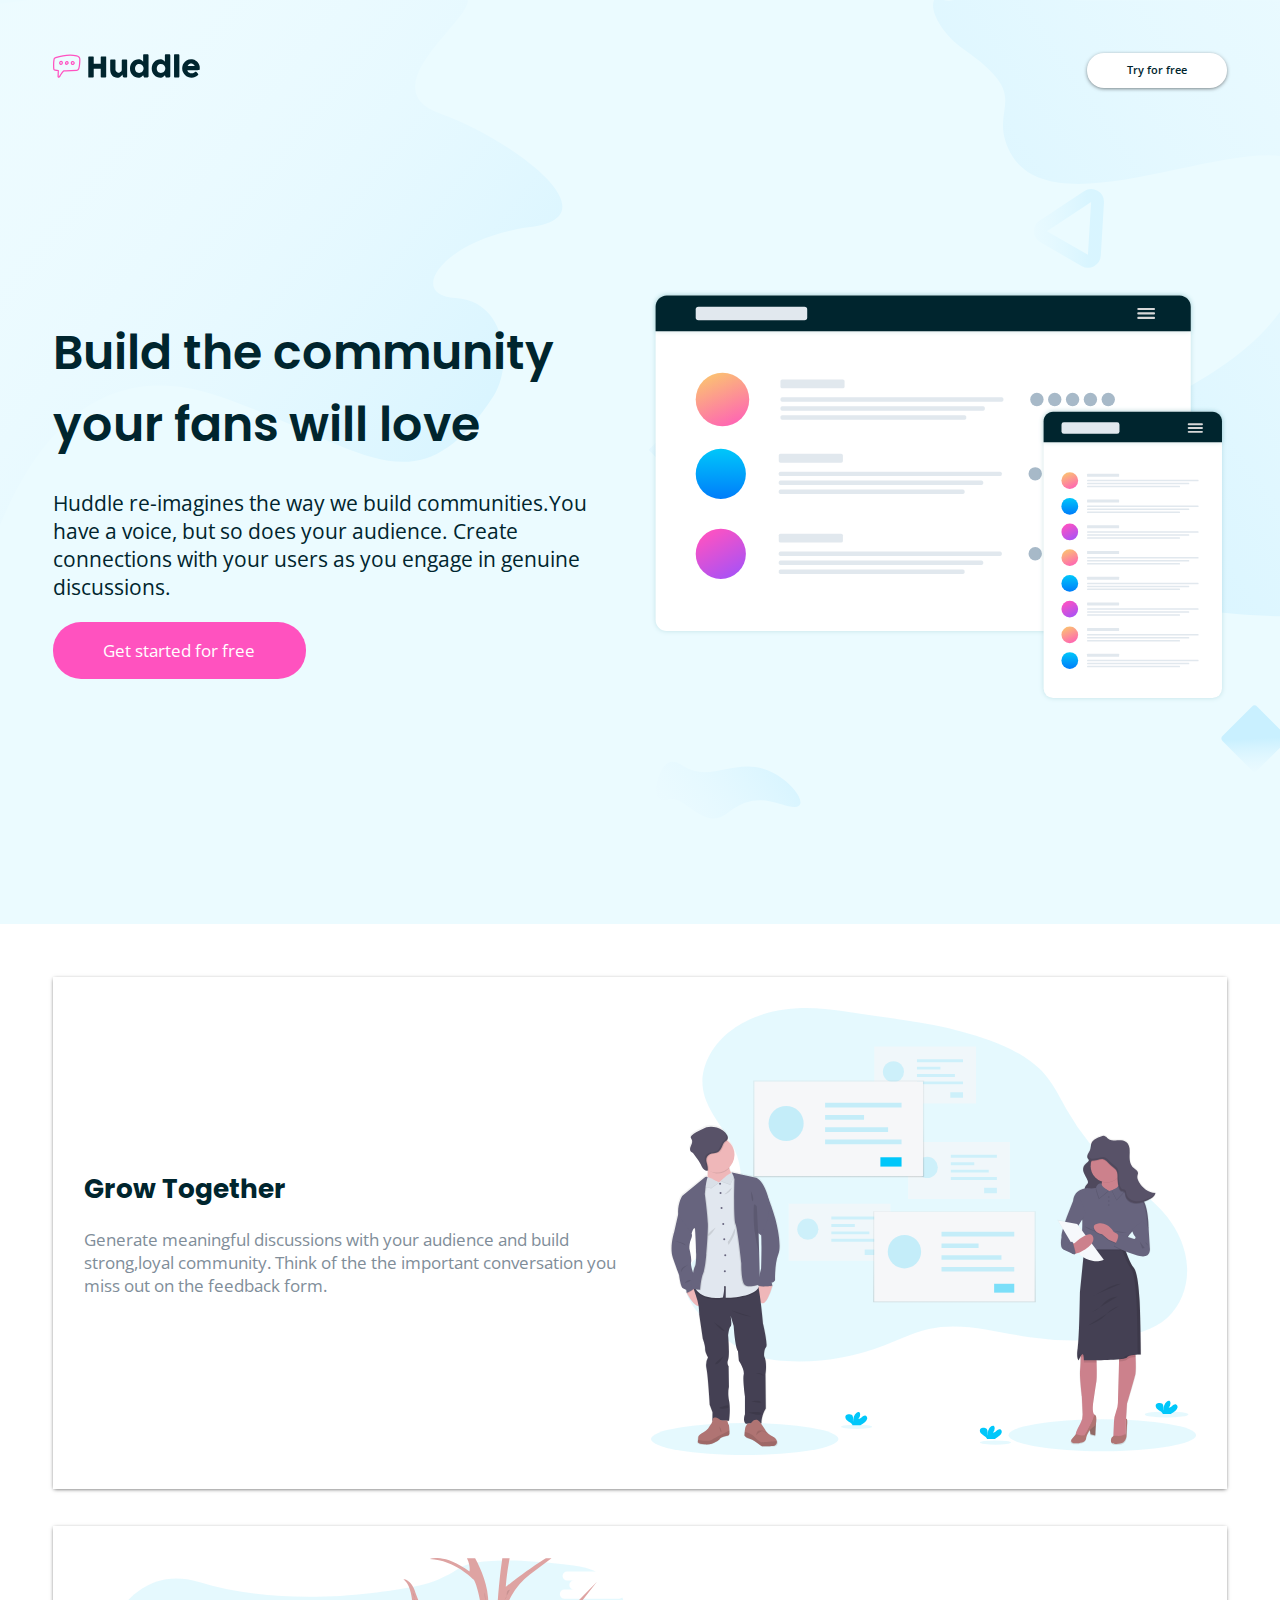
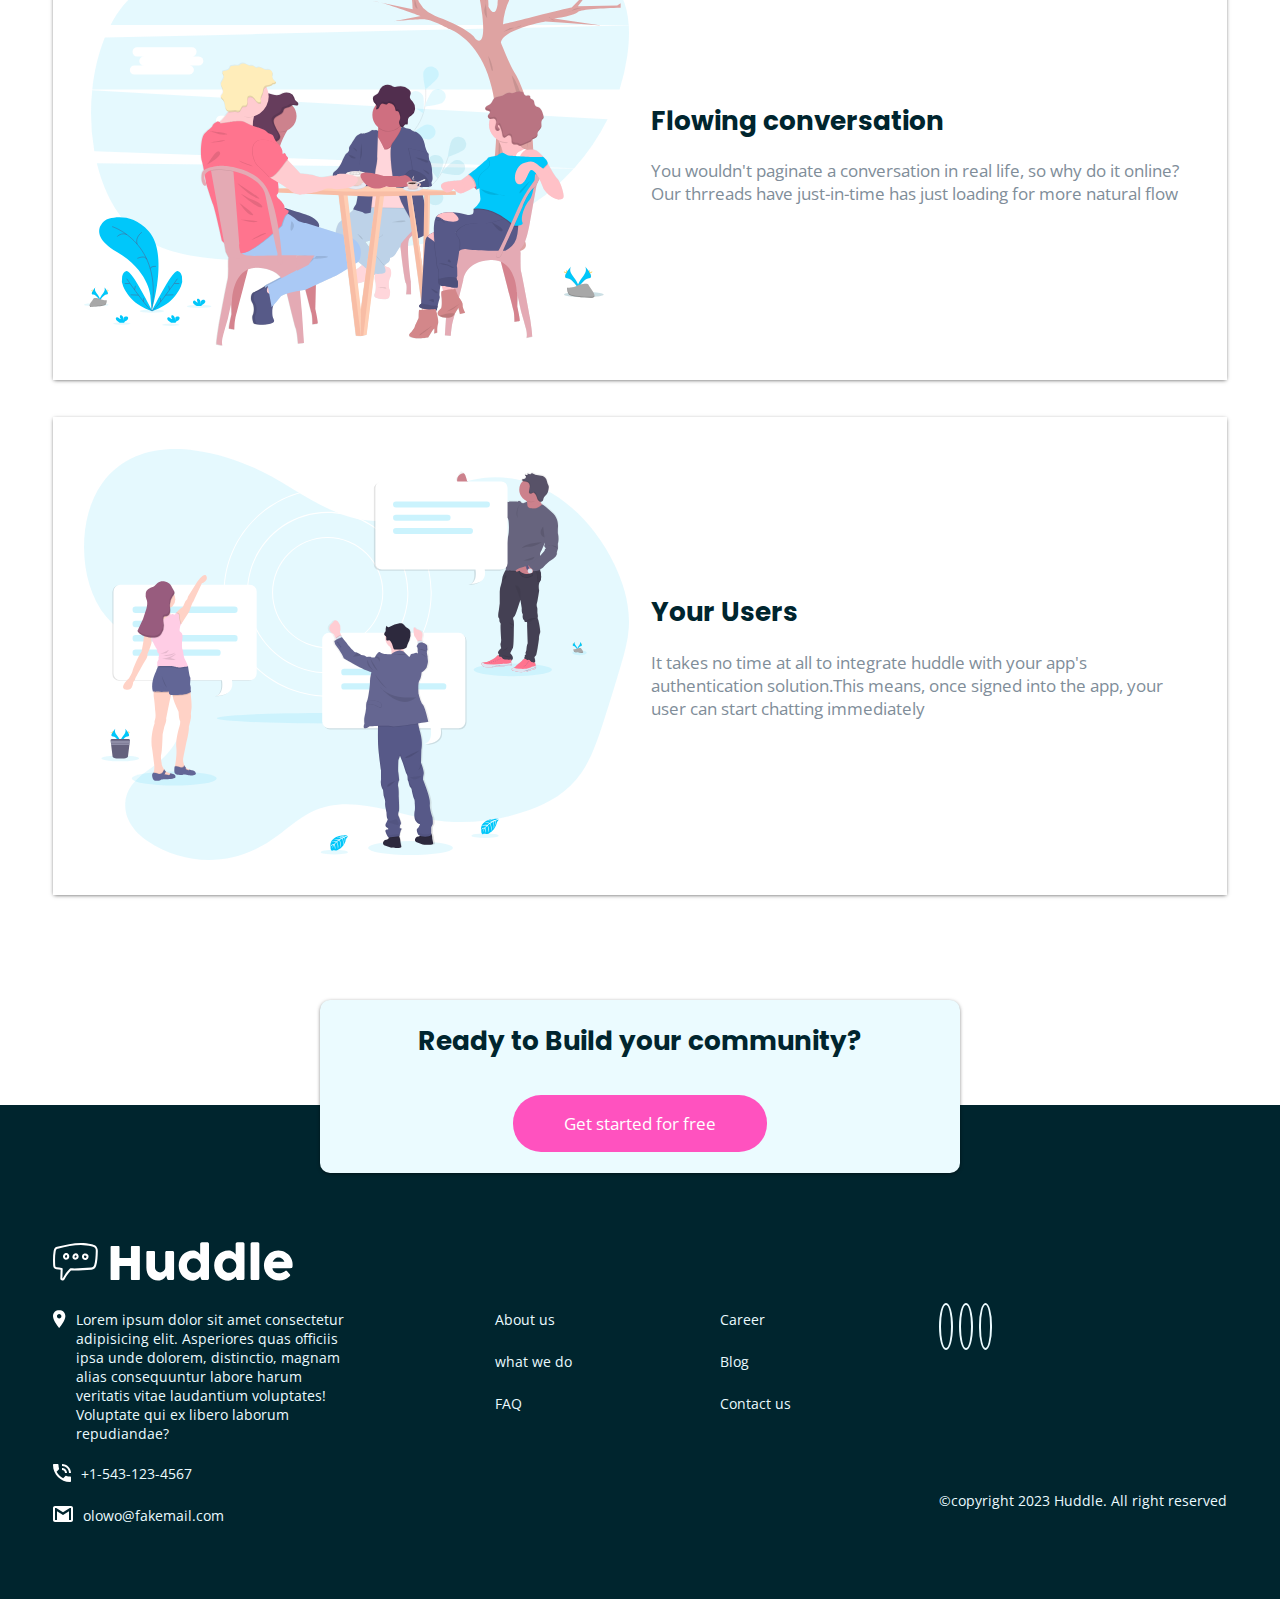
<file: huddle-landing-page-with-alternating-feature-blocks-master/index.html>
<!DOCTYPE html>
<html lang="en">
<head>
    <meta charset="UTF-8">
    <meta name="viewport" content="width=device-width, initial-scale=1.0">
    <title>huddle-landing-page-with-alternating-features-blocks</title>
    <link rel="stylesheet" href="style.css">
    <link rel="stylesheet" href="https://cdnjs.cloudflare.com/ajax/libs/font-awesome/6.4.2/css/all.min.css" integrity="sha512-z3gLpd7yknf1YoNbCzqRKc4qyor8gaKU1qmn+CShxbuBusANI9QpRohGBreCFkKxLhei6S9CQXFEbbKuqLg0DA==" crossorigin="anonymous" referrerpolicy="no-referrer" />
</head>
<body>
    <main>
        <section class="hero">
            <header>
                <nav>
                    <h1>
                        <img src="./images/logo.svg" alt="logo img" class="logo">
                    </h1>
                    <a href="#" class="nav-link">
                        Try for free
                    </a>
                </nav>
            </header>
            <section class="first-sec">
                <article class="intro">
                        <h1>Build the community your fans will love</h1>
                        <p>Huddle re-imagines the way we build communities.You have a voice, but so does your audience. Create connections with your users as you engage in genuine discussions.</p>
                        <button class="call-to-action">Get started for free</button>
                </article>
                <article class="mockup">
                    <img src="./images/illustration-mockups.svg" alt="mockup">
                </article>
            </section>
        </section>
    </main>
        <section class="sec-sec">
            <article>
                <div class="text">
                    <h2>Grow Together</h2>
                    <p>Generate meaningful discussions with your audience and build strong,loyal community. Think of the the important conversation you miss out on the feedback form.</p>
                </div>
                <div class="img-container">
                    <img src="./images/illustration-grow-together.svg" alt="grow-together">
                </div>
            </article>
            <article>
                <div class="img-container">
                    <img src="./images/illustration-flowing-conversation.svg" alt="flow">
                </div>
                <div class="text">
                    <h2>Flowing conversation</h2>
                    <p>You wouldn't paginate a conversation in real life, so why do it online? Our thrreads have just-in-time has just loading for more natural flow</p>
                </div>
            </article>
            <article>
                <div class="img-container">
                    <img src="./images/illustration-your-users.svg" alt="">
                </div>
                <div class="text">
                    <h2>Your Users</h2>
                    <p>It takes no time at all to integrate huddle with your app's authentication solution.This means, once signed into the app, your user can start chatting immediately</p>
                </div>
            </article>
        </section>
        <footer>
            <article class="over-them-all">
                <h1>Ready to Build your community?</h1>
                <button class="over-them-btn call-to-action">Get started for free</button>
            </article>
            <h1 class="footer-logo">
                <img src="./images/footer logo.svg" alt="footer-logo"  id="footer-logo-img">
            </h1>
            <section class="footer">
                <article class="company-desc">
                    <div class="location footer-div">
                        <div>
                            <img src="./images/icon-location.svg" alt="location icon">
                        </div>
                        
                        <p>Lorem ipsum dolor sit amet consectetur adipisicing elit. Asperiores quas officiis ipsa unde dolorem, distinctio, magnam alias consequuntur labore harum veritatis vitae laudantium voluptates! Voluptate qui ex libero laborum repudiandae?</p>
                    </div>
                    <div class="telephone footer-div">
                        <div>
                            <img src="./images/icon-phone.svg" alt="call icon">
                        </div>
                        
                        <p>+1-543-123-4567</p>
                    </div>
                    <div class="mail footer-div">
                        <div>
                            <img src="./images/icon-email.svg" alt="mail icon">
                        </div>
                        
                        <p>olowo@fakemail.com</p>
                    </div>
                </article>
                <article>
                    <ul>
                        <li><a href="#">About us</a></li>
                        <li><a href="#">what we do</a></li>
                        <li><a href="#">FAQ</a></li>
                    </ul>
                </article>
                <article>
                    <ul>
                    <li><a href="#">Career</a></li>
                    <li><a href="#">Blog</a></li>
                    <li><a href="#">Contact us</a></li>
                </article>
                <article class="last-article">
                    <div class="socials">
                        <i class="fa-brands fa-facebook"></i>
                        <i class="fa-brands fa-twitter"></i>
                        <i class="fa-brands fa-instagram"></i>
                    </div>
                    <p>&copy;copyright 2023 Huddle. All right reserved</p>
                </article>
            </section>
          
        </footer>
</body>
</html>
</file>
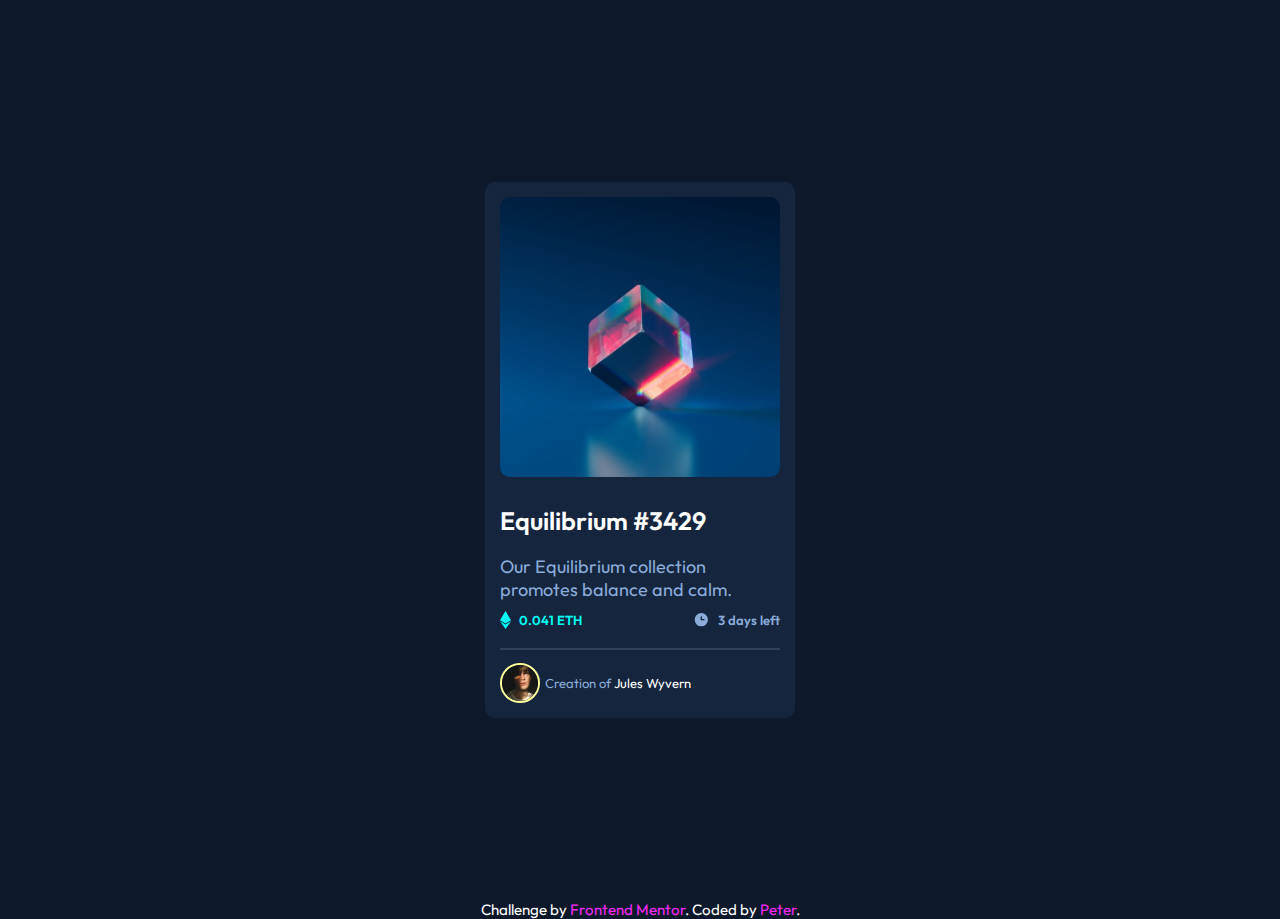
<file: nft-preview-card-component-main/index.html>
<!DOCTYPE html>
<html lang="en">
<head>
  <meta charset="UTF-8">
  <meta name="viewport" content="width=device-width, initial-scale=1.0"> <!-- displays site properly based on user's device -->
  <link rel="stylesheet" href="style.css">
  <link rel="icon" type="image/png" sizes="32x32" href="./images/favicon-32x32.png">
  <title>Frontend Mentor | NFT preview card component</title>
</head>
<body>
  <main>
    <section>
      <div class="first-sec">
        <img  class="eth" src="./images/image-equilibrium.jpg" alt="Equilibrium">
        <div class="overlay">
          <img id="over-img" src="./images/icon-view.svg" alt="view">
        </div>
      </div>
      <h1>Equilibrium #3429</h1>
      <p class="desc">Our Equilibrium collection promotes balance and calm.</p>
      <article class="nft">
        <div>
          <img src="./images/icon-ethereum.svg" alt="ethereum">
          <p class="eth-price">0.041 ETH</p>
        </div>
        <div>
          <img src="./images/icon-clock.svg" alt="clock-img">
          <p>3 days left</p>
        </div>
      </article>
        <article class="seller">
          <img src="./images/image-avatar.png" alt="avi">
          <p>Creation of <span>Jules Wyvern</span></p>
        </article> 
    </section>
    
  </main>
  <footer class="attribution">
    Challenge by <a href="https://www.frontendmentor.io?ref=challenge" target="_blank">Frontend Mentor</a>. 
    Coded by <a href="https://www.frontendmentor.io/profile/Olowo290">Peter</a>.
  </footer>
</body>
</html>
</file>
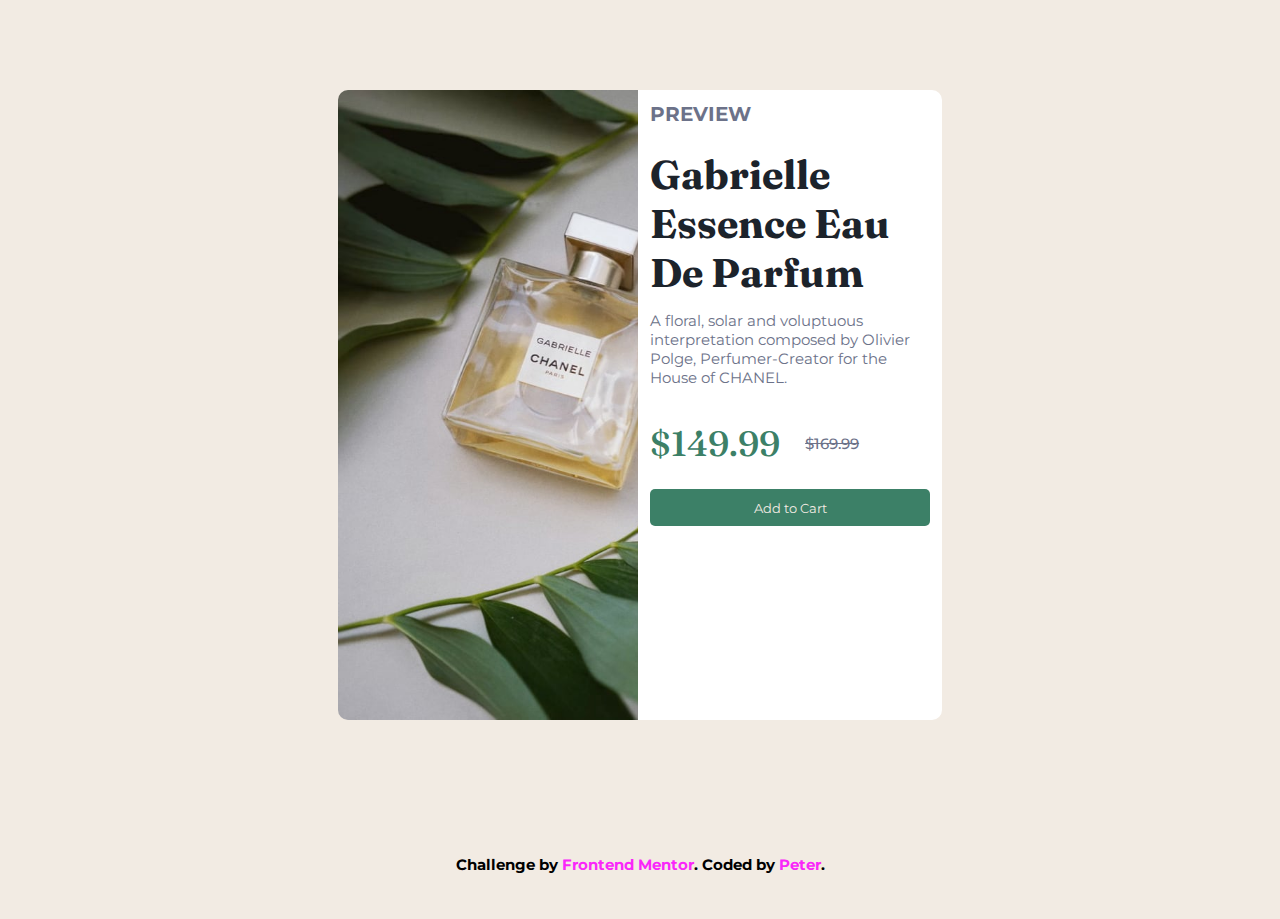
<file: product-preview-card-component-main/index.html>
<!DOCTYPE html>
<html lang="en">
<head>
  <meta charset="UTF-8">
  <meta name="viewport" content="width=device-width, initial-scale=1.0"> <!-- displays site properly based on user's device -->
  <link rel="stylesheet" href="style.css">
  <link rel="icon" type="image/png" sizes="32x32" href="./images/favicon-32x32.png">
  
  <title>Frontend Mentor | Product preview card component</title>

  <!-- Feel free to remove these styles or customise in your own stylesheet 👍 -->
 
</head>
<body>
  <main>
    <section class="image-container">
      
    </section>
    <section class="sec">
      <h1>PREVIEW</h1>
      <p class="firstp">Gabrielle Essence Eau De Parfum</p>
      <p class="secp">A floral, solar and voluptuous interpretation composed by Olivier Polge, Perfumer-Creator for the House of CHANEL.</p>
      <div class="price">
        <p class="bigp">$149.99</p>
        <p class="smallp">$169.99</p>
      </div>
      <button>Add to Cart</button>
    </section>
  </main>
  
  <footer class="attribution">
    Challenge by <a href="https://www.frontendmentor.io?ref=challenge" target="_blank">Frontend Mentor</a>. 
    Coded by <a href="https://www.frontendmentor.io/profile/Olowo290" target="_blank">Peter</a>.
  </footer>
</body>
</html>
</file>
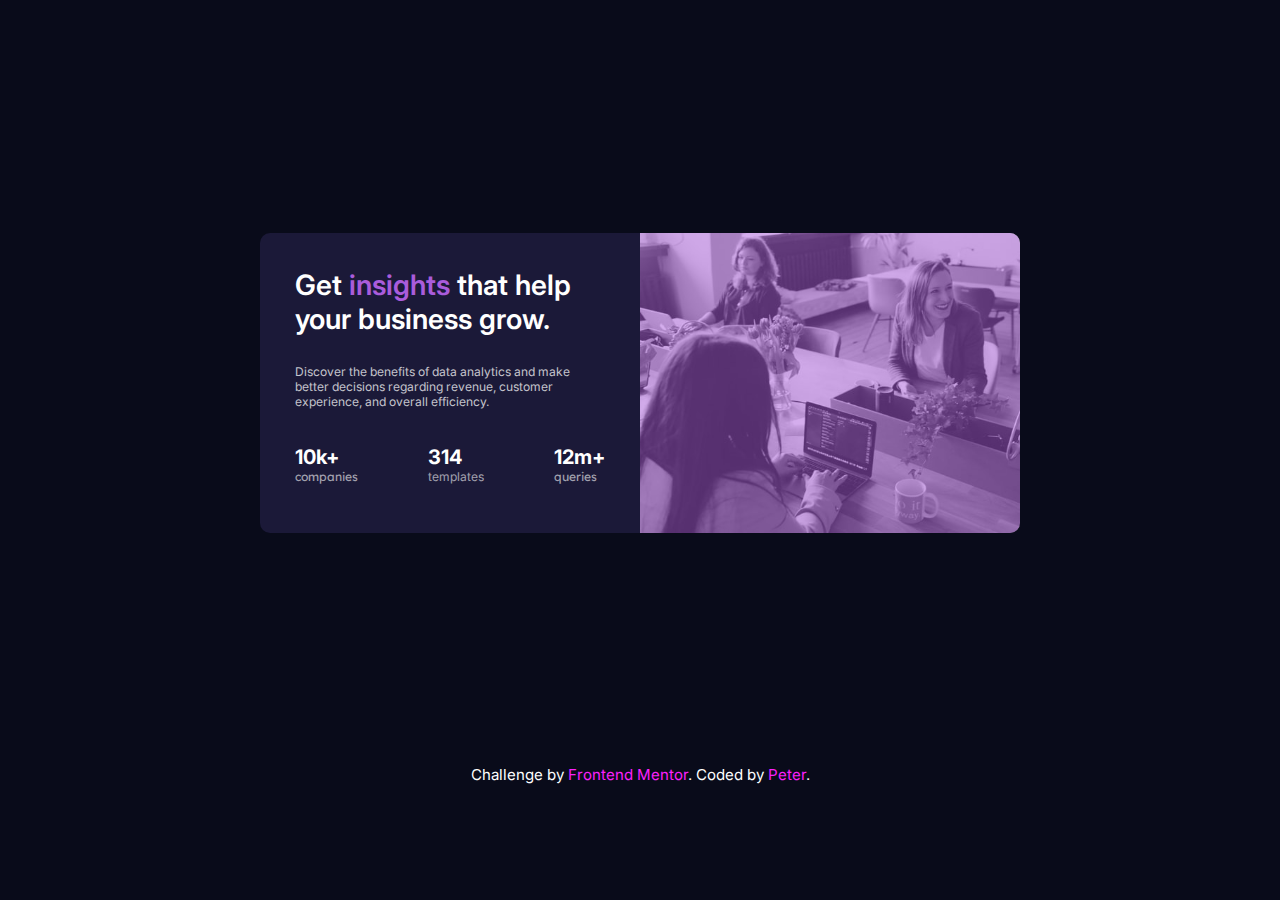
<file: stats-preview-card-component-main/index.html>
<!DOCTYPE html>
<html lang="en">
<head>
  <meta charset="UTF-8">
  <meta name="viewport" content="width=device-width, initial-scale=1.0"> 
  <link rel="icon" type="image/png" sizes="32x32" href="./images/favicon-32x32.png">
  <link rel="stylesheet" href="style.css">
  <title>Frontend Mentor | Stats preview card component</title>
</head>
<body>
  <main>
    <section class="firstsec">
      <h1>Get <span>insights</span> that help your business grow.</h1>
      <p class="main-p">Discover the benefits of data analytics and make better decisions regarding revenue, customer experience, and overall efficiency.</p>
      <article>
        <div class="stats">
          <p class="number">10k+</p>
          <p class="stat-head"> companies</p>
        </div class="stats">
        <div>
          <p class="number">314</p>
          <p class="stat-head"> templates</p>
        </div class="stats">
        <div class="stats">
          <p class="number">12m+</p>
          <p class="stat-head">queries</p>
        </div>
      </article>
    </section>
    <section class="image-container">
      <img src="./images/image-header-desktop.jpg" class="desk-img" alt="desktop-img">
      <img src="./images/image-header-mobile.jpg" class="mob-img" alt="">
      <div class="overlay">
       
      </div>
    </section>
  </main>
  <footer class="attribution">
    Challenge by <a href="https://www.frontendmentor.io?ref=challenge" target="_blank">Frontend Mentor</a>. 
    Coded by <a href="https://www.frontendmentor.io/profile/Olowo290">Peter</a>.
  </footer>
</body>
</html>
</file>
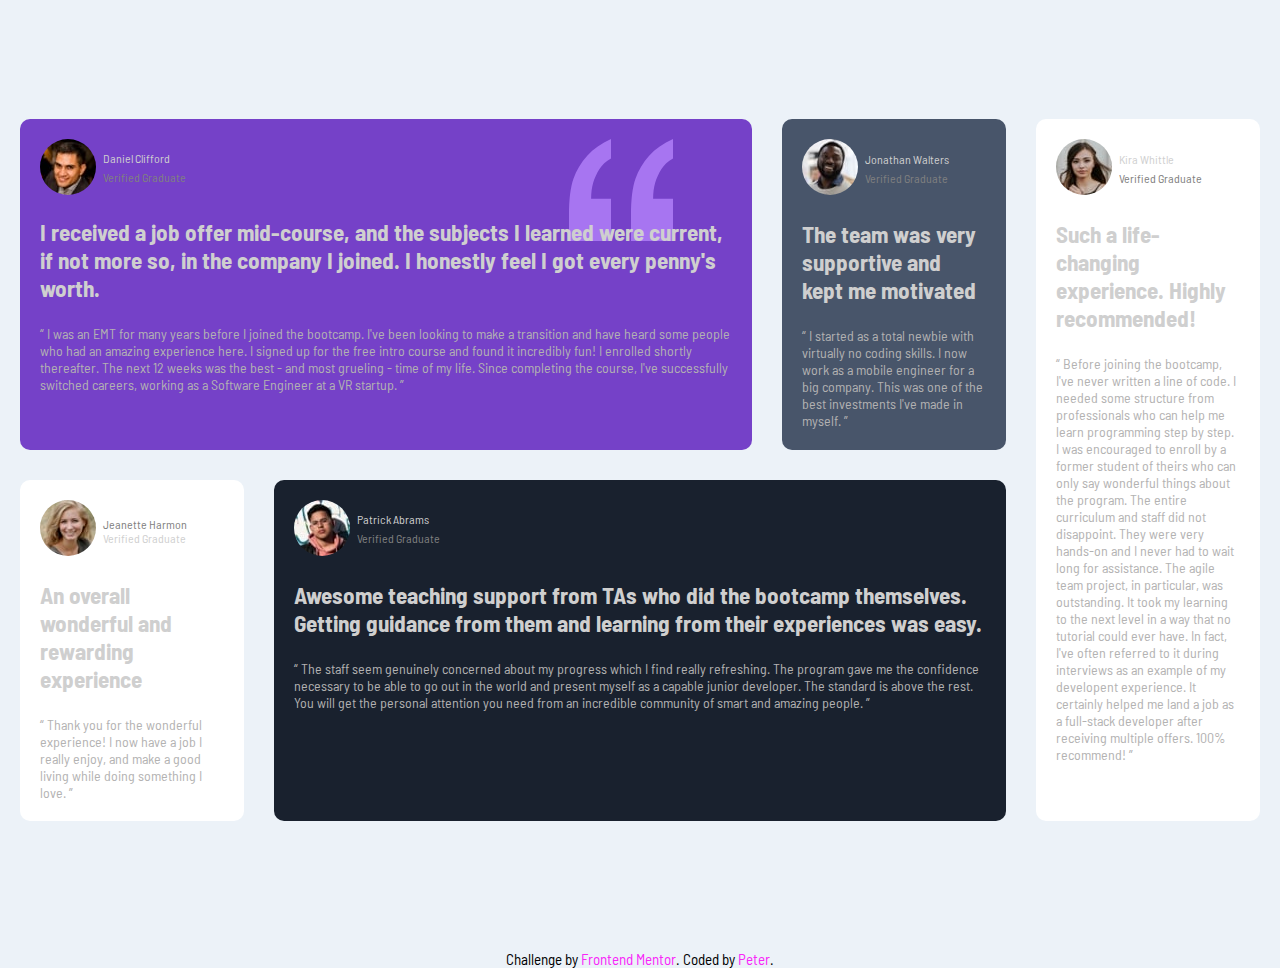
<file: testimonials-grid-section-main/index.html>
<!DOCTYPE html>
<html lang="en">
<head>
  <meta charset="UTF-8">
  <meta name="viewport" content="width=device-width, initial-scale=1.0"> <!-- displays site properly based on user's device -->

  <link rel="icon" type="image/png" sizes="32x32" href="./images/favicon-32x32.png">
  <link rel="stylesheet" href="style.css">
  
  <title>Frontend Mentor | Testimonials-grid-section</title>
</head>
<body>
  <main>
    <section id="grid-container">
      <article class="child1">
        <div class="for-bgImage">
          <div class="profile">
            <img src="./images/image-daniel.jpg" alt="dan">
            <div>
              <p class="name">Daniel Clifford</p>
              <p class="ver">Verified Graduate</p>
            </div>
          </div>
          <h2 class="experience">I received a job offer mid-course, and the subjects I learned were current, if not more so, 
            in the company I joined. I honestly feel I got every penny's worth.</h2>
          <p class="quote">“ I was an EMT for many years before I joined the bootcamp. I've been looking to make a 
            transition and have heard some people who had an amazing experience here. I signed up 
            for the free intro course and found it incredibly fun! I enrolled shortly thereafter. 
            The next 12 weeks was the best - and most grueling - time of my life. Since completing 
            the course, I've successfully switched careers, working as a Software Engineer at a VR startup. ”</p>
        </div>
      </article>
      <article class="child2">
        <div class="profile">
          <div>
            <img src="./images/image-jonathan.jpg" alt="joe">
          </div>
          <div>
            <p class="name">Jonathan Walters</p>
            <p class="ver">Verified Graduate</p>
          </div>
        </div>
        <h2 class="experience">The team was very supportive and kept me motivated</h2>
        <p class="quote">“ I started as a total newbie with virtually no coding skills. I now work as a mobile engineer 
          for a big company. This was one of the best investments I've made in myself. ”</p>
      </article>
      <article class="child3">
        <div class="profile">
          <div>
            <img src="./images/image-jeanette.jpg" alt="jean">
          </div>
          <div>
            <p  class="ver">Jeanette Harmon</p>
            <p  class="name">Verified Graduate</p>
          </div>
        </div>
        <h2 class="experience">An overall wonderful and rewarding experience</h2>
        <p class="quote">“ Thank you for the wonderful experience! I now have a job I really enjoy, and make a good living 
          while doing something I love. ”</p>
      </article>
      <article class="child4">
        <div class="profile">
          <div>
            <img src="./images/image-patrick.jpg" alt="pat">
          </div>
          <div>
            <p class="name">Patrick Abrams</p>
            <p class="ver">Verified Graduate</p>
          </div>
        </div>
        <h2 class="experience">Awesome teaching support from TAs who did the bootcamp themselves. Getting guidance from them and 
          learning from their experiences was easy.</h2>
        <p class="quote"> “ The staff seem genuinely concerned about my progress which I find really refreshing. The program 
          gave me the confidence necessary to be able to go out in the world and present myself as a capable 
          junior developer. The standard is above the rest. You will get the personal attention you need from 
          an incredible community of smart and amazing people. ”</p>
      </article>
      <article class="child5">
        <div class="profile">
          <div>
            <img src="./images/image-kira.jpg" alt="kira">
          </div>
          <div>
            <p class="name">Kira Whittle</p>
            <p class="ver">Verified Graduate</p>
          </div>
        </div>
        <h2 class="experience">Such a life-changing experience. Highly recommended!</h2>
        <p class="quote">“ Before joining the bootcamp, I've never written a line of code. I needed some structure from 
          professionals who can help me learn programming step by step. I was encouraged to enroll by a former 
          student of theirs who can only say wonderful things about the program. The entire curriculum and staff 
          did not disappoint. They were very hands-on and I never had to wait long for assistance. The agile team 
          project, in particular, was outstanding. It took my learning to the next level in a way that no tutorial 
          could ever have. In fact, I've often referred to it during interviews as an example of my developent 
          experience. It certainly helped me land a job as a full-stack developer after receiving multiple offers. 
          100% recommend! ”</p>
      </article>
    </section>
  </main>
  <footer class="attribution">
    Challenge by <a href="https://www.frontendmentor.io?ref=challenge" target="_blank">Frontend Mentor</a>. 
    Coded by <a href="https://www.frontendmentor.io/profile/Olowo290" target="_blank">Peter</a>.
  </footer>
</body>
</html>
</file>
<file: huddle-landing-page-with-alternating-feature-blocks-master/style.css>
@import url('https://fonts.googleapis.com/css2?family=Open+Sans:wght@400;700&family=Poppins:wght@600&display=swap');
*{
    box-sizing: border-box;
    padding: 0;
    margin: 0;
}
html{
    font-size: 65.8%;
}
body{
    font-family: 'Open Sans', sans-serif;
}
main{
    background-image: url("./images/bg-hero-desktop.svg");
    background-color: hsl(193, 100%, 96%);
    padding: 5em;
    background-repeat: no-repeat;
    background-size: cover;
}
.first-sec,nav,.sec-sec article, .sec-sec{
    align-items: center;
}
.first-sec,nav,.sec-sec article,.sec-sec,.footer, .footer-div{
    display: flex;
}
.nav-link,.sec-sec article,.over-them-all{
    box-shadow: 0px 1px 4px -1px rgba(0,0,0,0.7);
}
.sec-sec .text h2,.over-them-all,.nav-link,.intro h1,.intro p{
    color: hsl(192, 100%, 9%);
}
h1,h2{
    font-family: 'Poppins', sans-serif; 
}
nav{
    justify-content: space-between;
}
.logo{
    font-size: 2rem;
}
.nav-link{ /* making the link look like button*/
    text-decoration: none;
    padding: 1em 3.8em;
    border-radius: 17px;
    background-color: #fff;
    font-weight: 600;
    transition: all .3s ease;
}
.nav-link:hover{
    color: hsl(208, 11%, 55%)
}
.first-sec{
    gap: 20px;
    margin-top: 3.5em;
    min-height: 83vh
}
.intro,.mockup{
    flex-basis: 50%;
}
.intro h1{
    font-size: 4.5rem;
    font-weight: 600;
    margin-bottom: .6em;
}
.intro p{
    font-size: 2rem;
    margin-bottom: 1em;
}
.intro button,.over-them-btn{
    border: none;
    border-radius: 28px;
    padding: 1em 3em;
    color: #fff;
    background-color: hsl(322, 100%, 66%);
    font-family: 'Open Sans', sans-serif;
    font-weight: 400;
    font-size: 1.6rem;
    cursor: pointer;
    transition: all .3s ease;
}
.intro button:hover, .over-them-btn:hover{
    color: hsl(208, 11%, 55%);
    background-color: hsla(322, 100%, 66%,.5);
}
nav h1 img{
   width: 7em;
}
.mockup img{
    width: 100%;
}
.sec-sec{
    justify-content: center;
    flex-direction: column;
    padding: 5em;
    gap: 3.5em;
}
.sec-sec article{
    gap: 2em;
    padding: 3em;
}
.text{
    flex-basis: 50%;
}
.sec-sec .text h2{
    font-size: 2.5rem;
    margin-bottom: .7em;
}
.sec-sec .text p{
    color: hsl(208, 11%, 55%);
    font-size: 1.6rem;
}
.sec-sec .img-container{
    width: 50%;
}
.sec-sec img{
    width: 100%;
}
/* footer */
footer{
    margin-top: 15em;
    background-color: hsl(192, 100%, 9%);
    padding: 5em;
    position: relative;
}
.over-them-all{
    background-color: hsl(193, 100%, 96%);
    text-align: center;
    border-radius: 10px;
    width: 50vw;
    padding: 2em;
    margin: 0 auto 5em;
    position: absolute;
    top: -10em;
    left: 0;
    right: 0;
}
.over-them-all h1{
    font-size: 2.5rem;
    margin-bottom: 1.3em;
}
.footer-logo{
    margin-bottom: 1em;
    margin-top: 4em;
}
footer a, .footer{
    color: hsl(193, 100%, 96%);
}
.footer{
    justify-content: space-between;
}
.company-desc{
    flex-basis: 25%;
}
.footer-div{
    gap: 10px;
    margin-bottom: 2em;
}
footer ul li{
    list-style-type: none;
    margin-bottom: 2.2em;
}
footer a{
    text-decoration: none;
    font-size: 1.3rem;
}
/* socials icon container*/
.socials{
    margin-bottom: 14em;
}
footer i{
    font-size: 2.3rem;
    border: 2px solid hsl(193, 100%, 96%);
    border-radius: 50%;
    padding: .2em;
    margin-right: .25em;
}
footer p{
    font-size: 1.3rem;
}

/* Mobile responsiveness */
@media screen and (width < 600px){
    .call-to-action,.intro button{
        padding: .6em 1em;
    }
    .intro button{
        margin-bottom: 2em;
    }
    main,.sec-sec,footer{
        padding: 2.1em;
    }
    main{
        background-image: url("./images/bg-hero-mobile.svg");
        background-size: contain;
    }
    .logo{
        font-size: 1.5rem;
    }
    .footer-logo #footer-logo-img{
        margin-top: .3em;
        width: 6em;
    }
    .nav-link{
        padding: .6em 2.4em;
    }
    .intro{
        text-align: center;
    }
    .intro h1{
        font-size: 2.3rem;
    }
    .intro p{
        font-size: 1.57rem;
    }

    .first-sec,.sec-sec article,.footer{
        flex-direction: column;
    }
    .sec-sec article{
        width: 90vw;
        text-align: center;
    }
    .sec-sec .text h2{
        font-size: 2rem;
    }
    .sec-sec .text p{
        font-size: 1.5rem;
        line-height: 1.3em;
    }
    .sec-sec .img-container{
        width: 100%;
    }
    .over-them-all{
        width: 93vw;
        padding: 1.3em;
        top: -6.5em;
    }
    .over-them-all h1{
        margin-bottom: .6em;
    }
    footer ul li{
        margin-bottom: 1.2em;
    }
    .last-article{
        text-align: center;
    }
    .socials{
        margin-bottom: 3em;
        margin-top: 2em;
    }
}
</file>
<file: nft-preview-card-component-main/style.css>
@import url('https://fonts.googleapis.com/css2?family=Outfit:wght@300;400;600&display=swap');
*{
    box-sizing: border-box;
    margin: 0;
    padding: 0;
}
html{
    font-size: 62.8%;
}
body{
    background-color: hsl(217, 54%, 11%);
    font-family: 'Outfit', sans-serif;
}
main{
    display: flex;
    flex-direction: column;
    justify-content: center;
    align-items: center;
   min-height: 100vh;
}
section{
    background-color: hsl(216, 50%, 16%);
    max-width: 310px;
    padding: 1.5em;
    border-radius: 10px;
}
.first-sec{
    position: relative;
}
.eth,.overlay{
    border-radius: 10px;
}
.first-sec .eth{
    width: 100%;
    height: 100%;   
}
.overlay{
    position: absolute;
    display: flex;
    top: 0;
    justify-content: center;
    align-items: center;
    width: 100%;
    height: 100%;
    background-color: hsl(178, 100%, 50%);
    opacity: 0;
    transition: opacity .3s ease;
    cursor: pointer;
}
.overlay:hover {
    opacity: 0.7;
}
h1{
    margin-top: 1em;
    color: hsl(0, 0%, 100%);
    font-size: 2.5rem;
    font-weight: 600;
}
p{
    color: hsl(215, 51%, 70%);
}
span{
    color: hsl(0, 0%, 100%);
}
.desc{
    margin-top: 1em;
    font-size: 1.8rem;
    font-weight: 400;
}
article,.nft div{
    display: flex;
    align-items: center;
}
.nft{
    justify-content: space-between;
    margin-top: 1em;
}
.nft div{
    gap: .6em;
    font-size: 1.3rem;
    font-weight:600;
}
.eth-price{
    color: hsl(178, 100%, 50%);
}
.seller{
    border-top: 2px solid hsl(215, 32%, 27%);
    padding-top: 1em;
    margin-top: 1.5em;
    gap: .4em;
    font-size: 1.3rem;
    font-weight: 400;
}
.seller img{
    width: 40px;
    border: 2px solid #ff9;
    border-radius: 50%;
}
.attribution {
     font-size: 1.5rem; 
    text-align: center; 
    color: hsl(0, 0%, 100%);
}
    
footer a{
    text-decoration: none;
    color: rgb(247, 42, 247);
}
@media screen and (max-width:400px) {
    h1{
        font-size: 2rem;
    }
    .desc{
        font-size: 1.5rem;
    }
}
</file>
<file: product-preview-card-component-main/style.css>
@import url('https://fonts.googleapis.com/css2?family=Fraunces:opsz,wght@9..144,500;9..144,700&family=Montserrat:wght@500;700&display=swap');
*{
    box-sizing: border-box;
    padding: 0;
    margin: 0;
}
html{
    font-size: 62.8%;
}
body{
    background-color: hsl(30, 38%, 92%);
}
main{
    display: flex;
    justify-content: center;
    align-items: center;
    min-height: 90vh;
}
section{
    height: 70vh;
}
.image-container{
    border-top-left-radius: 10px;
    border-bottom-left-radius: 10px;
}
h1, .secp,.smallp{
    color: hsl(228, 12%, 48%);
}
.bigp,.firstp{
    font-family: 'Fraunces', serif;
}
.firstp{
    color: hsl(212, 21%, 14%);
}
h1,.smallp,footer{
    font-family: 'Montserrat', sans-serif;
}
.firstp,.secp{
    width: 280px;
}
.sec{
    padding: 1.2em;
    background-color:  hsl(0, 0%, 100%);
    border-top-right-radius: 10px;
    border-bottom-right-radius: 10px;
}
.image-container{
    background-image: url("./images/image-product-desktop.jpg");
    background-repeat: no-repeat;
    background-size: cover;
    width: 300px;
}
.firstp{
    font-size: 4rem;
    margin-top: .6em;
    font-weight: 700;
}
.secp{
    font-family: 'Montserrat', sans-serif;
    font-size: 1.5rem;
    margin-top: .9em;
}
div{
    margin-top: 3.5em;
    display: flex;
    align-items: center;
    gap: 2.5em;
}
.bigp{
    color: hsl(158, 36%, 37%);
    font-weight: 500;
    font-size: 3.5rem;
}
.smallp{
    text-decoration: line-through;
    font-size: 1.5rem;
    font-weight: 500;
}
button{
    outline: none;
    border: none;
    color: hsl(30, 38%, 92%);
    font-family: 'Montserrat', sans-serif;
    padding: .8em;
    margin-top: 1.8em;
    width: 100%;
    background-color: hsl(158, 36%, 37%);
    border-radius: 5px;
    cursor: pointer;
}
footer{
    margin-top: 3em;
    margin-bottom: 3em;
    text-align: center;
    font-weight: bold;
    font-size: 1.5rem;
}
footer a{
    text-decoration: none;
    color: rgb(250, 38, 250);
}
@media screen and (max-width:700px) {
    .firstp{
        font-size: 2.8rem;
    }
    .secp{
        font-size: 1.4rem;
    }
    div{
        margin-top: 2em;
    }
    .bigp{
        font-size: 2.5rem;
    }
    .smallp{
        font-size: 1.4rem;
    }
}
@media screen and (max-width:400px) {
    main{
        flex-direction: column;
        min-height: 90vh;
        margin: .5em;
        margin-top: 1.5em;
    }
    .image-container{
        background-image: url("./images/image-product-mobile.jpg");
        background-size: cover;
        background-repeat: no-repeat;
        width: 96vw;
        border-bottom-left-radius: 0;
        border-top-right-radius: 10px;
    }
    section{
        width: 96vw;
    }
    .firstp{
        font-size: 2.8rem;
    }
    .secp{
        font-size: 1.4rem;
    }
    div{
        margin-top: 2em;
    }
    .bigp{
        font-size: 2.5rem;
    }
    .smallp{
        font-size: 1.4rem;
    }
    .sec{
        border-top-right-radius: 0;
        border-bottom-left-radius: 10px;
    }
}
</file>
<file: stats-preview-card-component-main/style.css>
@import url('https://fonts.googleapis.com/css2?family=Inter:wght@400;600&family=Lexend+Deca&display=swap');
*{
    box-sizing: border-box;
    padding: 0;
    margin: 0;
}
html{
    font-size: 62.8%;
}
body{
    background-color: hsl(233, 47%, 7%);
    color: hsl(0, 0%, 100%);
    font-family: 'Inter', sans-serif;
}
main{
    display: flex;
    justify-content: center;
    align-items: center;
    min-height: 85vh;
}
section{
    height: 300px;
    width: 380px;
}
span{
    color: hsl(277, 64%, 61%);
}
.firstsec{
    background-color: hsl(244, 38%, 16%);
    padding: 3.5em;
    border-top-left-radius: 10px;
    border-bottom-left-radius: 10px;
}
.image-container img, .overlay{
    border-top-right-radius: 10px;
    border-bottom-right-radius: 10px;
}
.image-container,img{
    position: relative;
}
.overlay{
    position: absolute;
    right: 0;
    left: 0;
    top: 0;
    bottom: 0;
    width: 100%;
    height: 100%;
    background-color: hsl(277, 64%, 61%);
    opacity: .5;
}

h1,.main-p{
    font-family: 'Inter', sans-serif;
}
h1{
    font-weight: 600;
    font-size: 2.8rem;
    margin-bottom: 1em;
}
.main-p{
    color: hsla(0, 0%, 100%, 0.75);
    font-size: 1.2rem;
    margin-bottom: 3em;
}
.stats{
font-family: 'Lexend Deca', sans-serif;
}
.number{
    font-family: 'Inter', sans-serif;
    font-weight: bold;
    font-size: 2rem;
}
.stat-head{
    color: hsla(0, 0%, 100%, 0.6);
    font-size: 1.2rem;
}
.desk-img{
    width: 100%;
    height: 100%;
}
article{
    display: flex;
    justify-content: space-between;
}
.mob-img{
    display: none;
}
.attribution{ 
    font-size: 1.5rem;
     text-align: center; 
}
footer a{
    text-decoration: none;
    color: rgb(252, 32, 252);
}
@media screen and (max-width:400px) {
    body{
        margin: 2em;
    }
    main{
        flex-direction: column-reverse;
        margin: 2em;
    }
    section{
        height: unset;
        width: 95vw;
    }
    .image-container,img,.overlay{
        border-top-right-radius: 10px;
        border-bottom-right-radius: 0px;
        border-top-left-radius: 10px;
    }
    .firstsec{
        border-top-left-radius: 0px;
        border-bottom-right-radius: 10px;
        padding: 2.3em;
    }
    .main-p,h1{
        margin: 0 auto;
        width: 250px;
    }
    h1{
        font-size: 2.5rem;
        margin-bottom: 1em;
    }
    .main-p{
        font-size: 1.4rem;
        margin-bottom: 1.3em;
    }
    .stats{
        margin-bottom: 1.3em;
    }
    .firstsec{
        text-align: center;
    }
    .desk-img{
        display: none;
    }
    .mob-img{
        display:unset;
        width: 100%;
    }
    article{
        flex-direction: column;
    }
}
</file>
<file: testimonials-grid-section-main/style.css>
@import url('https://fonts.googleapis.com/css2?family=Barlow+Semi+Condensed:wght@500;600&display=swap');
*{
    padding: 0;
    margin: 0;
    box-sizing: border-box;
}
html{
    font-size: 62.8%;
}
body{
    background-color: hsl(210, 46%, 95%);
    font-family: 'Barlow Semi Condensed', sans-serif;
}
main{
    display: flex;
    justify-content: center;
    align-items: center;
    min-height: 100vh;
    margin: 20px;
}
#grid-container{
    display: grid;
    grid-template-columns: repeat(5,1fr);
    grid-template-areas: "a a a b c"
                         "d e e e c"; /*a=daniel b =jonathan c=kira d=jean e= patrick*/
    gap: 30px;
}
article{
    padding: 2em;
    border-radius: 10px;
}
.profile img{
    border-radius: 50%;
}
.name,.experience{
    color: hsl(0, 0%, 81%);
}
.name,.ver{
    font-size: 1.2rem;
}
.ver{
    color: hsl(0, 0%, 50%);
    margin-top: .4em;
}
.experience{
    font-size: 2.3rem;
    margin-top: 1em;
    margin-bottom: 1em;
}
.quote{
    color: hsl(0, 1%, 70%);
    font-size: 1.4rem;
}
.child1{
    background-color: hsl(263, 55%, 52%);
    background-repeat: no-repeat;
    background-position: 80px;
    grid-area: a;
}
.for-bgImage{
    position: relative;
    background-image: url('./images/bg-pattern-quotation.svg');
    background-repeat: no-repeat;
    background-position: 90% 0px;
}
.child2{
    background-color: hsl(217, 19%, 35%);
    grid-area: b;
}
.child3{
    background-color: hsl(0, 0%, 100%);
    grid-area: d;
}
.child4{
    background-color: hsl(219, 29%, 14%);
    grid-area: e;
}
.child5{
    background-color: hsl(0, 0%, 100%);
    grid-area: c;
}
.profile{
    display: flex;
    align-items: center;
    gap: .65em;
}
footer{
    margin-top: 30px;
    font-size: 1.5rem; 
    text-align: center; 
}
footer a{
    text-decoration: none;
    color: rgb(248, 38, 248);
}

@media screen and (max-width:400px) {
    
    #grid-container{
        grid-template-columns: repeat(1,1fr);
        grid-template-areas: "a"
                            "b"
                            "d"
                            "e"
                            "c" ;
    }
    .experience{
        font-size: 1.8rem;
    }
}
</file>
